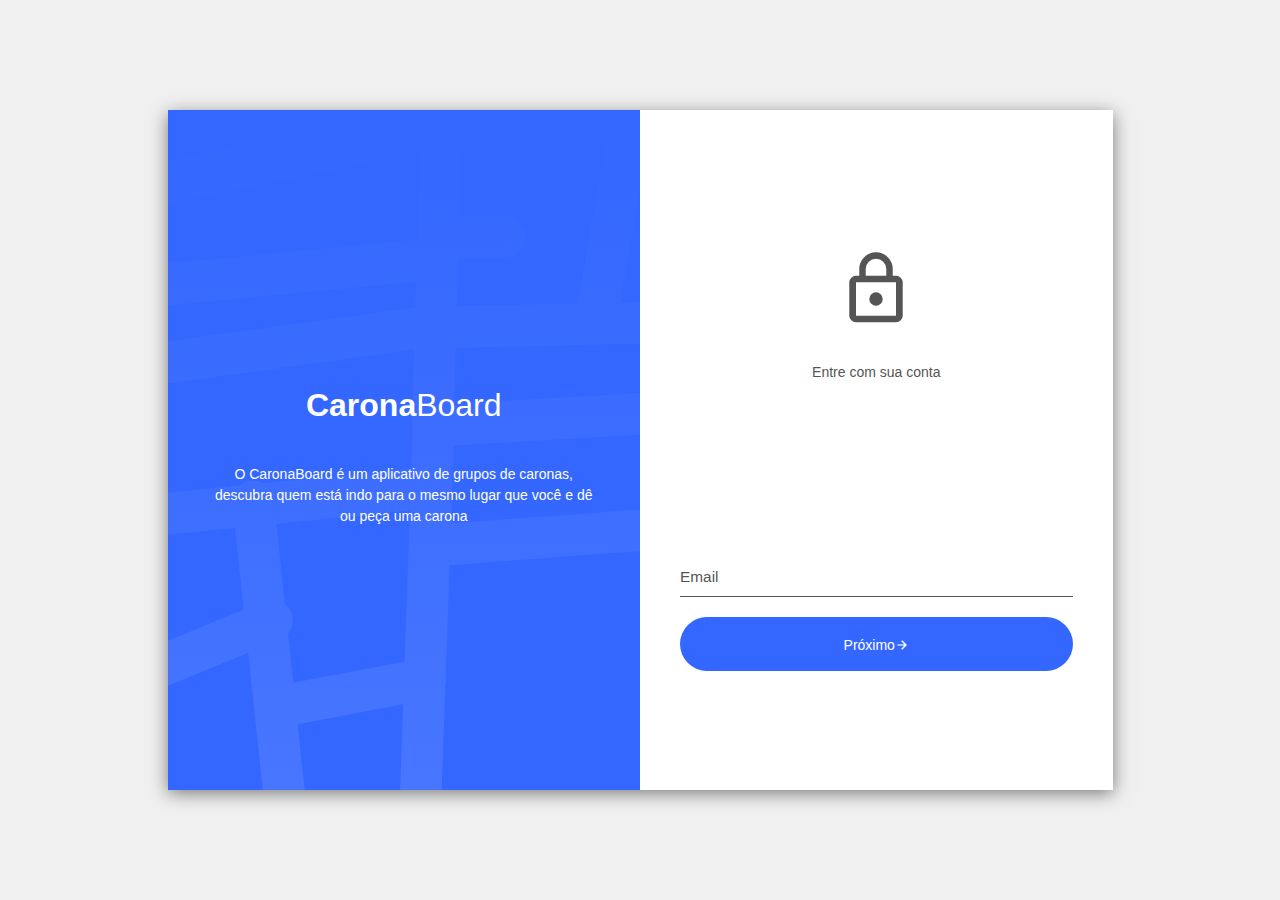
<file: index.html>
<!DOCTYPE html>
<html>

<head>
  <meta charset="UTF-8">
  <title>Carona Board</title>
  <meta name="description" content="You app for smart urban transport">
  <meta name="keywords" content="Transport, ride, urban, car, share">
  <meta name="author" content="Hege Refsnes">
  <meta name="viewport" content="width=device-width, initial-scale=1, maximum-scale=1.0, user-scalable=no">
  <meta name="apple-mobile-web-app-capable" content="yes">

  <link rel="apple-touch-icon" sizes="180x180" href="static/favicons/apple-touch-icon.png">
  <link rel="icon" type="image/png" href="static/favicons/favicon-32x32.png" sizes="32x32">
  <link rel="icon" type="image/png" href="static/favicons/favicon-16x16.png" sizes="16x16">
  <link rel="manifest" href="static/favicons/manifest.json">
  <link rel="mask-icon" href="static/favicons/safari-pinned-tab.svg" color="#5bbad5">
  <link rel="shortcut icon" href="static/favicons/favicon.ico">
  <meta name="msapplication-config" content="static/favicons/browserconfig.xml">
  <meta name="theme-color" content="#0255FB">

  <link rel="stylesheet" href="https://fonts.googleapis.com/icon?family=Material+Icons">
</head>

<body>
  <div id="app">
    <div class="_746a331f">
    <style>
        ._1f76f812 {
    width: 192px;
    height: 192px;
}

._746a331f {
    width: 100%;
    height: 100%;
    top: 0px;
    left: 0px;
    position: fixed;
    background-color: rgb(52, 103, 255);
    display: flex;
    justify-content: center;
    align-items: center;
}
    </style>
    <img class="_1f76f812" src="static/images/logo.svg">
</div>

  </div>
<script type="text/javascript" src="main.36c1e481b85fa61b404b.js"></script></body>

</html>
</file>
